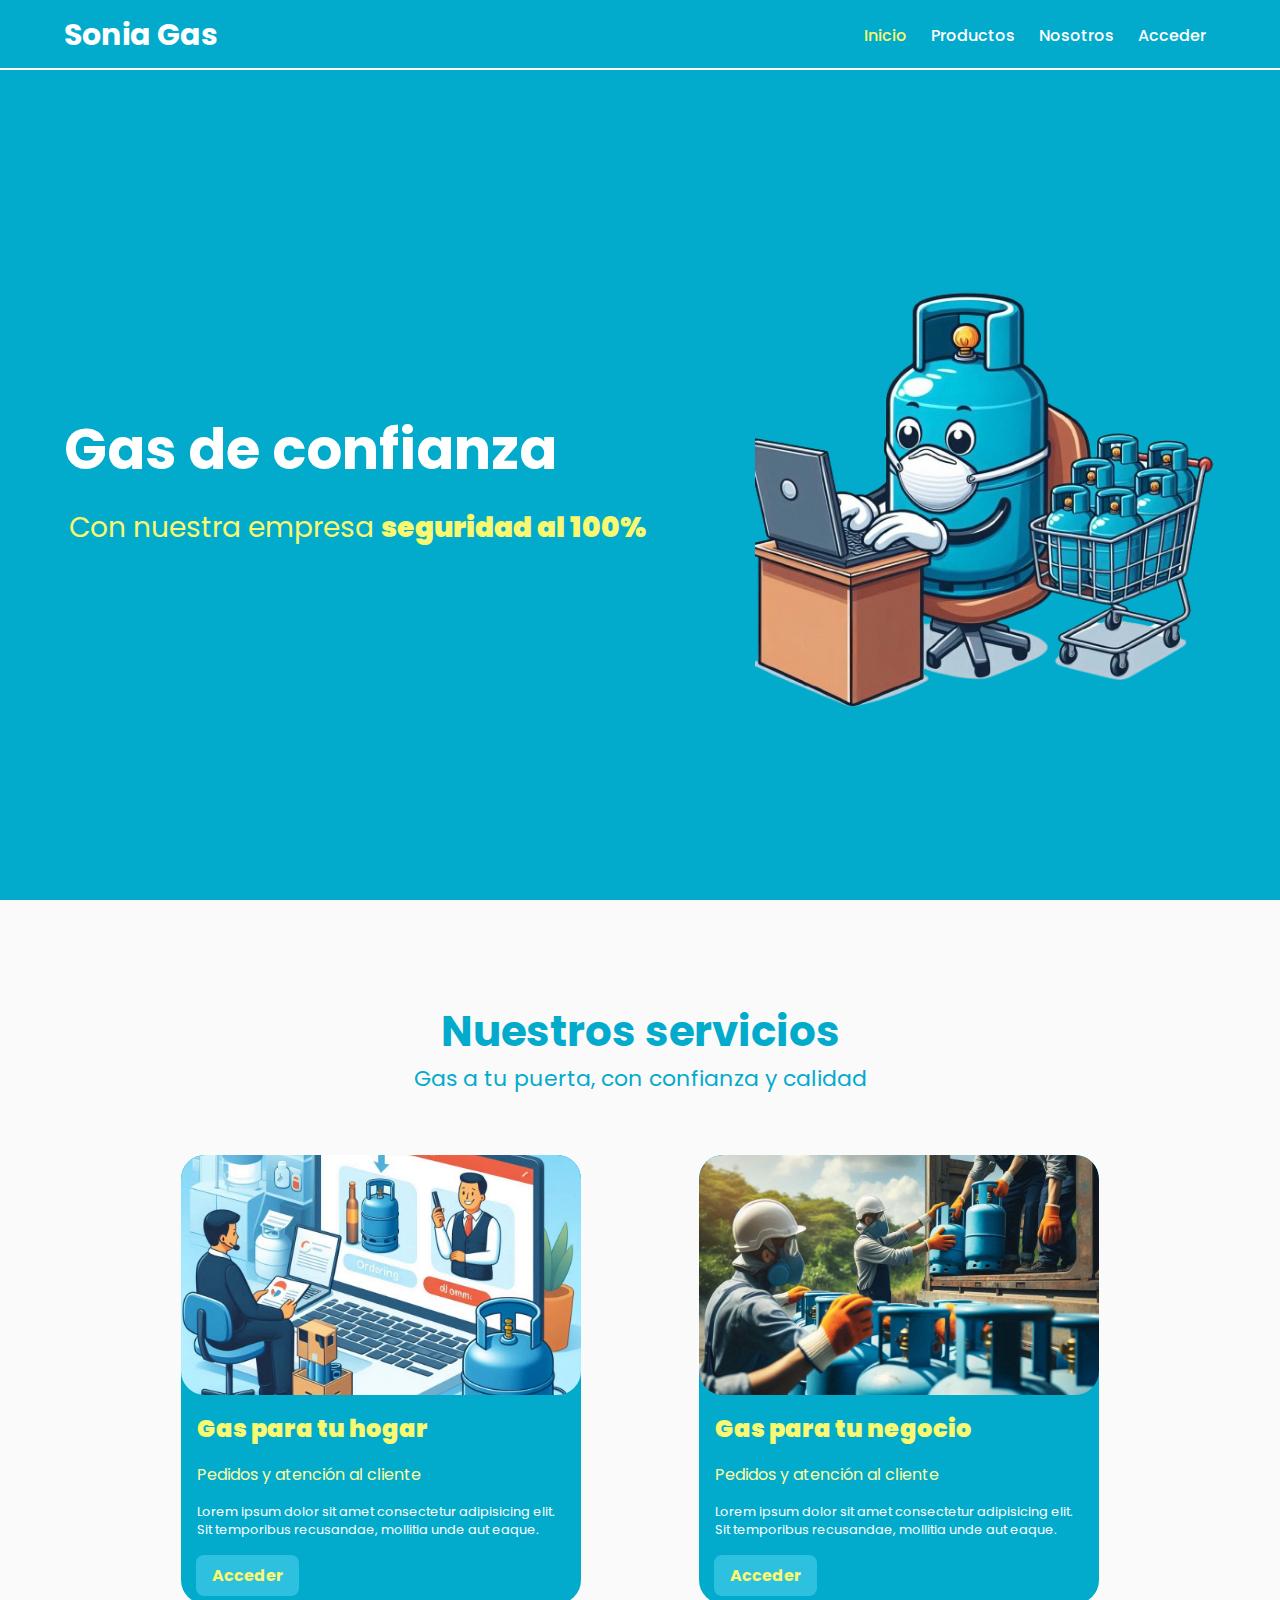
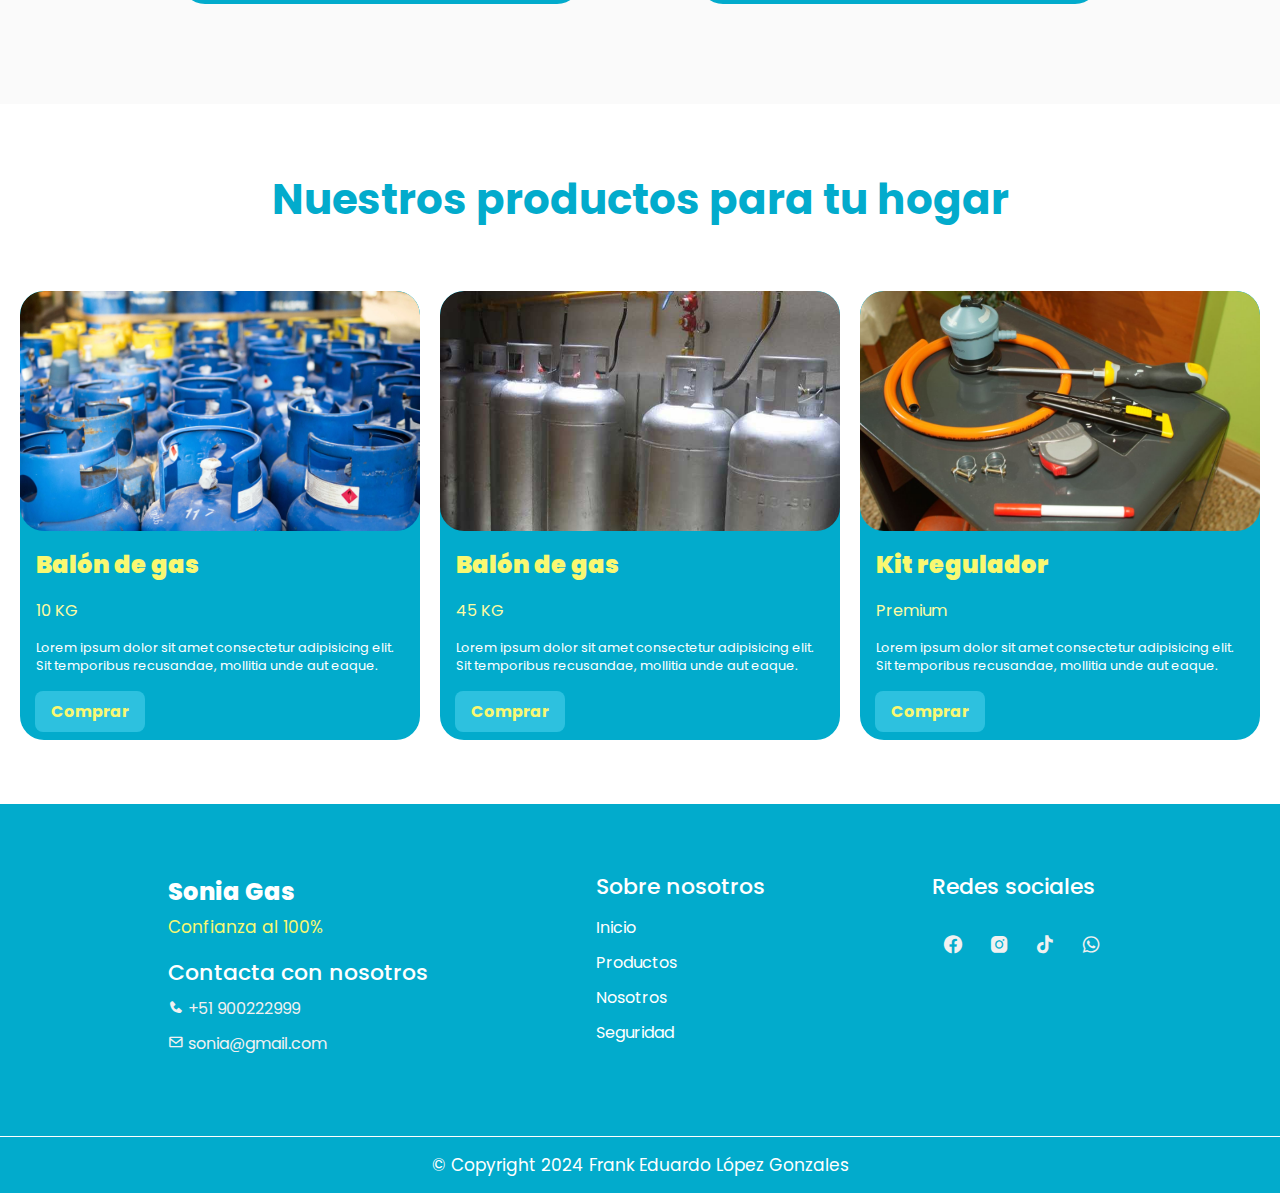
<file: index.html>
<!DOCTYPE html>
<html lang="en">
  <head>
    <meta charset="UTF-8" />
    <meta name="viewport" content="width=device-width, initial-scale=1.0" />
    <!-- Icono de la pestaña -->
    <link rel="shortcut icon" href="img/icono/icono.png" type="image/x-icon" />
    <!-- Estilos de la página -->
    <link rel="stylesheet" href="css/styles.css" />
    <!-- Boxicons -->
    <link
      href="https://unpkg.com/boxicons@2.1.4/css/boxicons.min.css"
      rel="stylesheet"
    />

    <title>Home - Sonia Gas</title>
  </head>
  <body>
    <header class="cabecera">
      <nav class="navegador">
        <div class="container nav_container">
          <div class="logo">
            <h2 class="logo_name">Sonia Gas</h2>
          </div>
          <div class="links">
            <a href="" class="link active">Inicio</a>
            <a href="" class="link">Productos</a>
            <a href="" class="link">Nosotros</a>
            <a href="" class="link">Acceder</a>
          </div>
        </div>
      </nav>
      <section class="container principal">
        <div class="principal_textos">
          <h1 class="title">Gas de confianza</h1>
          <p class="sub-texto">
            Con nuestra empresa
            <span class="sub-text-active">seguridad al 100%</span>
          </p>
        </div>
        <img
          src="img/principal/principal.png"
          alt="Imagen principal"
          class="mockup"
        />
      </section>
    </header>
    <main>
      <!-- Section 1 -->
      <section class="servicios">
        <div class="container">
          <h2 class="sub-title">Nuestros servicios</h2>
          <p class="sub-texto-servicios">
            Gas a tu puerta, con confianza y calidad
          </p>
          <article class="container-cards">
            <!-- Card 1 -->
            <div class="card">
              <div class="card-img-holder">
                <img
                  src="img/card/atención_cliente.jpg"
                  alt="Imagen del card"
                />
              </div>
              <h3 class="card-title">Gas para tu hogar</h3>
              <span class="descripcion">Pedidos y atención al cliente</span>
              <p class="texto">
                Lorem ipsum dolor sit amet consectetur adipisicing elit. Sit
                temporibus recusandae, mollitia unde aut eaque.
              </p>
              <div class="options">
                <button class="btn">Acceder</button>
              </div>
            </div>
            <!-- Card 2 -->
            <div class="card">
              <div class="card-img-holder">
                <img src="img/card/negocio.jpg" alt="Imagen del card" />
              </div>
              <h3 class="card-title">Gas para tu negocio</h3>
              <span class="descripcion">Pedidos y atención al cliente</span>
              <p class="texto">
                Lorem ipsum dolor sit amet consectetur adipisicing elit. Sit
                temporibus recusandae, mollitia unde aut eaque.
              </p>
              <div class="options">
                <button class="btn">Acceder</button>
              </div>
            </div>
          </article>
        </div>
      </section>
      <!-- Section 2 -->
      <section class="productos">
        <h2 class="sub-title-productos">Nuestros productos para tu hogar</h2>
        <article class="container-bg">
          <!-- Card 1 productos -->
          <div class="card">
            <div class="card-img-holder">
              <img
                src="img/productos/balon_gas_10kg.jpg"
                alt="Imagen del card"
              />
            </div>
            <h3 class="card-title">Balón de gas</h3>
            <span class="descripcion">10 KG</span>
            <p class="texto">
              Lorem ipsum dolor sit amet consectetur adipisicing elit. Sit
              temporibus recusandae, mollitia unde aut eaque.
            </p>
            <div class="options">
              <button class="btn">Comprar</button>
            </div>
          </div>
          <!-- Card 2 productos -->
          <div class="card">
            <div class="card-img-holder">
              <img
                src="img/productos/balon_gas_45kg.jpg"
                alt="Imagen del card"
              />
            </div>
            <h3 class="card-title">Balón de gas</h3>
            <span class="descripcion">45 KG</span>
            <p class="texto">
              Lorem ipsum dolor sit amet consectetur adipisicing elit. Sit
              temporibus recusandae, mollitia unde aut eaque.
            </p>
            <div class="options">
              <button class="btn">Comprar</button>
            </div>
          </div>
          <!-- Card 3 productos -->
          <div class="card">
            <div class="card-img-holder">
              <img
                src="img/productos/kit_regulador.jpg"
                alt="Imagen del card"
              />
            </div>
            <h3 class="card-title">Kit regulador</h3>
            <span class="descripcion">Premium</span>
            <p class="texto">
              Lorem ipsum dolor sit amet consectetur adipisicing elit. Sit
              temporibus recusandae, mollitia unde aut eaque.
            </p>
            <div class="options">
              <button class="btn">Comprar</button>
            </div>
          </div>
        </article>
      </section>
    </main>
    <!-- Footer -->
    <section id="footer">
      <div class="main-footer">
        <div class="logoinfo">
          <h2>Sonia Gas</h2>
          <p>Confianza al 100%</p>
          <div class="contact-details">
            <h1>Contacta con nosotros</h1>
            <li>
              <div class="fa fa_phone">
                <i class="bx bxs-phone"></i>
                <a href="#">+51 900222999</a>
              </div>
            </li>
            <li>
              <div class="fa fa-envelope">
                <i class="bx bx-envelope"></i>
                <a href="#">sonia@gmail.com</a>
              </div>
            </li>
          </div>
        </div>
        <div class="com">
          <h1>Sobre nosotros</h1>
          <ul>
            <li><a href="#">Inicio</a></li>
            <li><a href="#">Productos</a></li>
            <li><a href="#">Nosotros</a></li>
            <li><a href="#">Seguridad</a></li>
          </ul>
        </div>
        <div class="info">
          <h1>Redes sociales</h1>
          <div class="sociallogos">
            <div class="logobox">
              <a href=""><i class="bx bxl-facebook-circle"></i></a>
              <a href=""><i class="bx bxl-instagram-alt"></i></a>
              <a href=""><i class="bx bxl-tiktok"></i></a>
              <a href=""><i class="bx bxl-whatsapp"></i></a>
            </div>
          </div>
        </div>
      </div>
      <footer>© Copyright 2024 Frank Eduardo López Gonzales</footer>
    </section>
  </body>
</html>
</file>
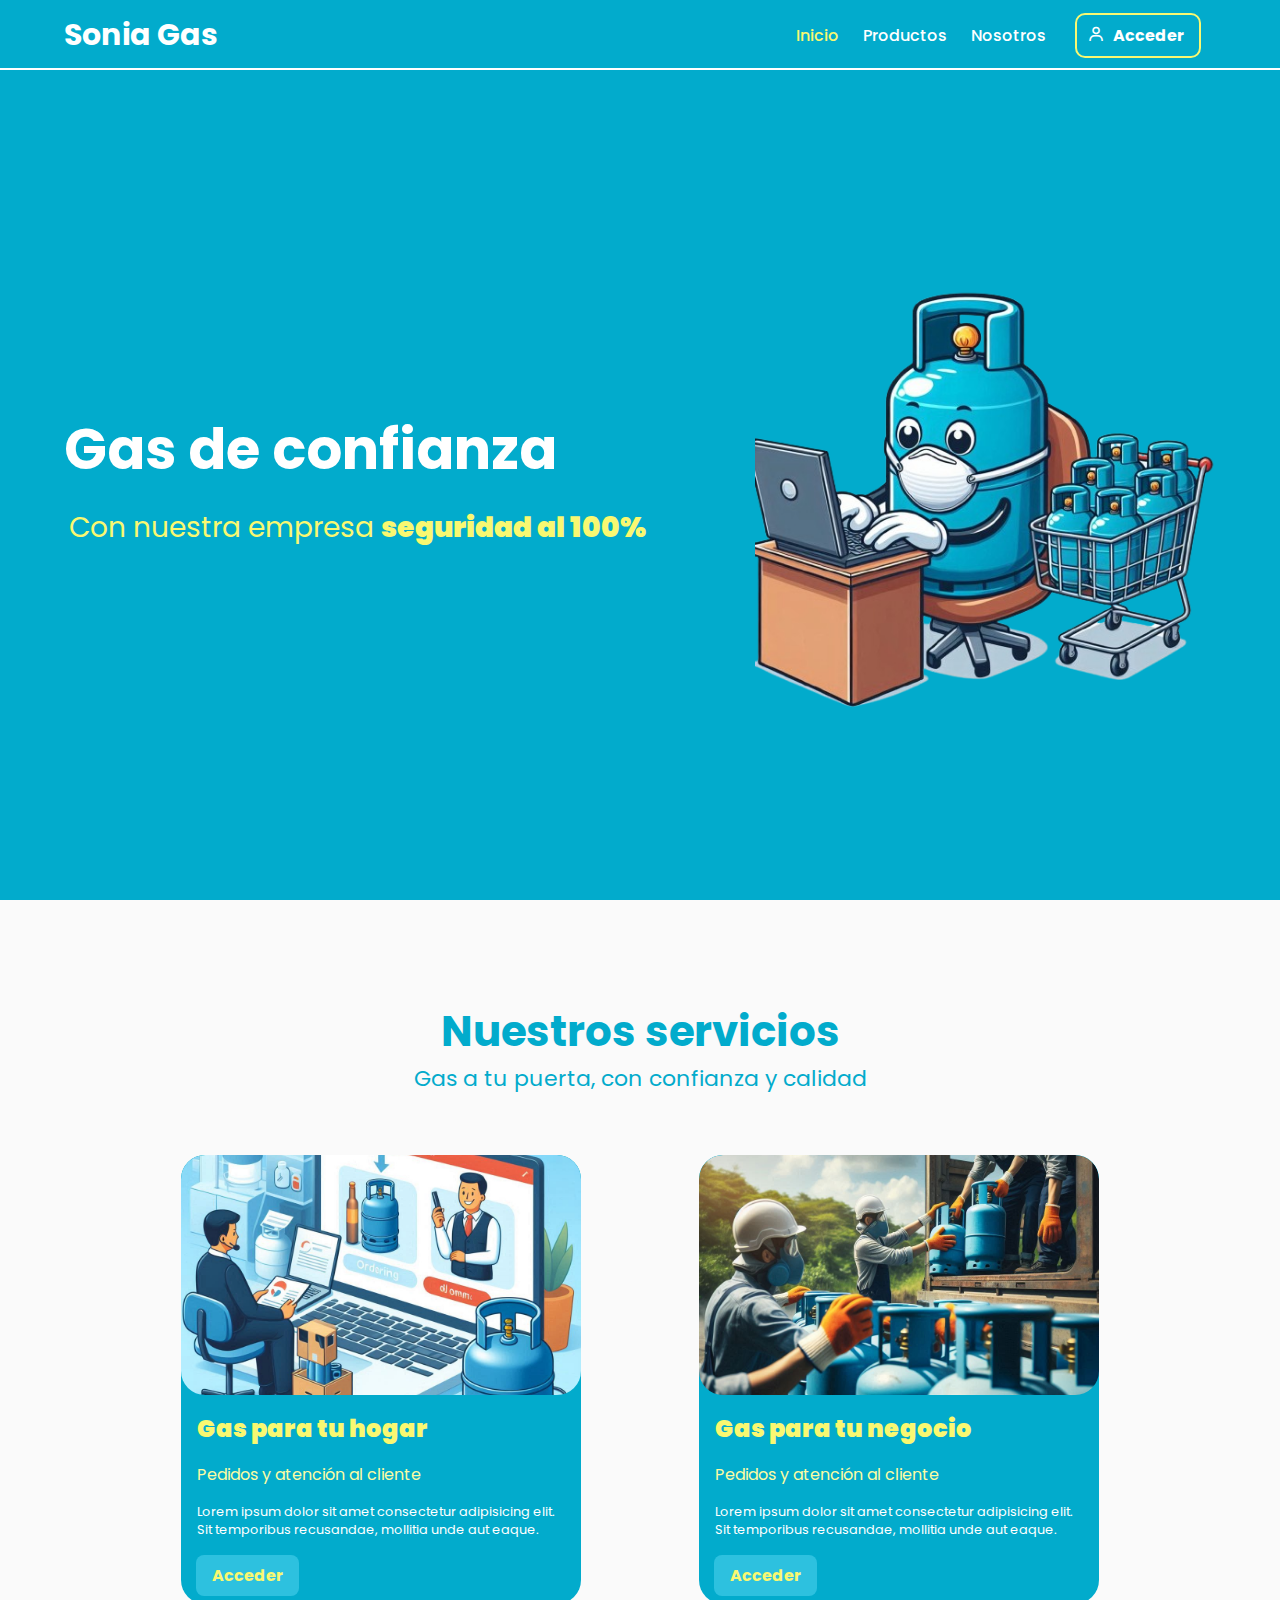
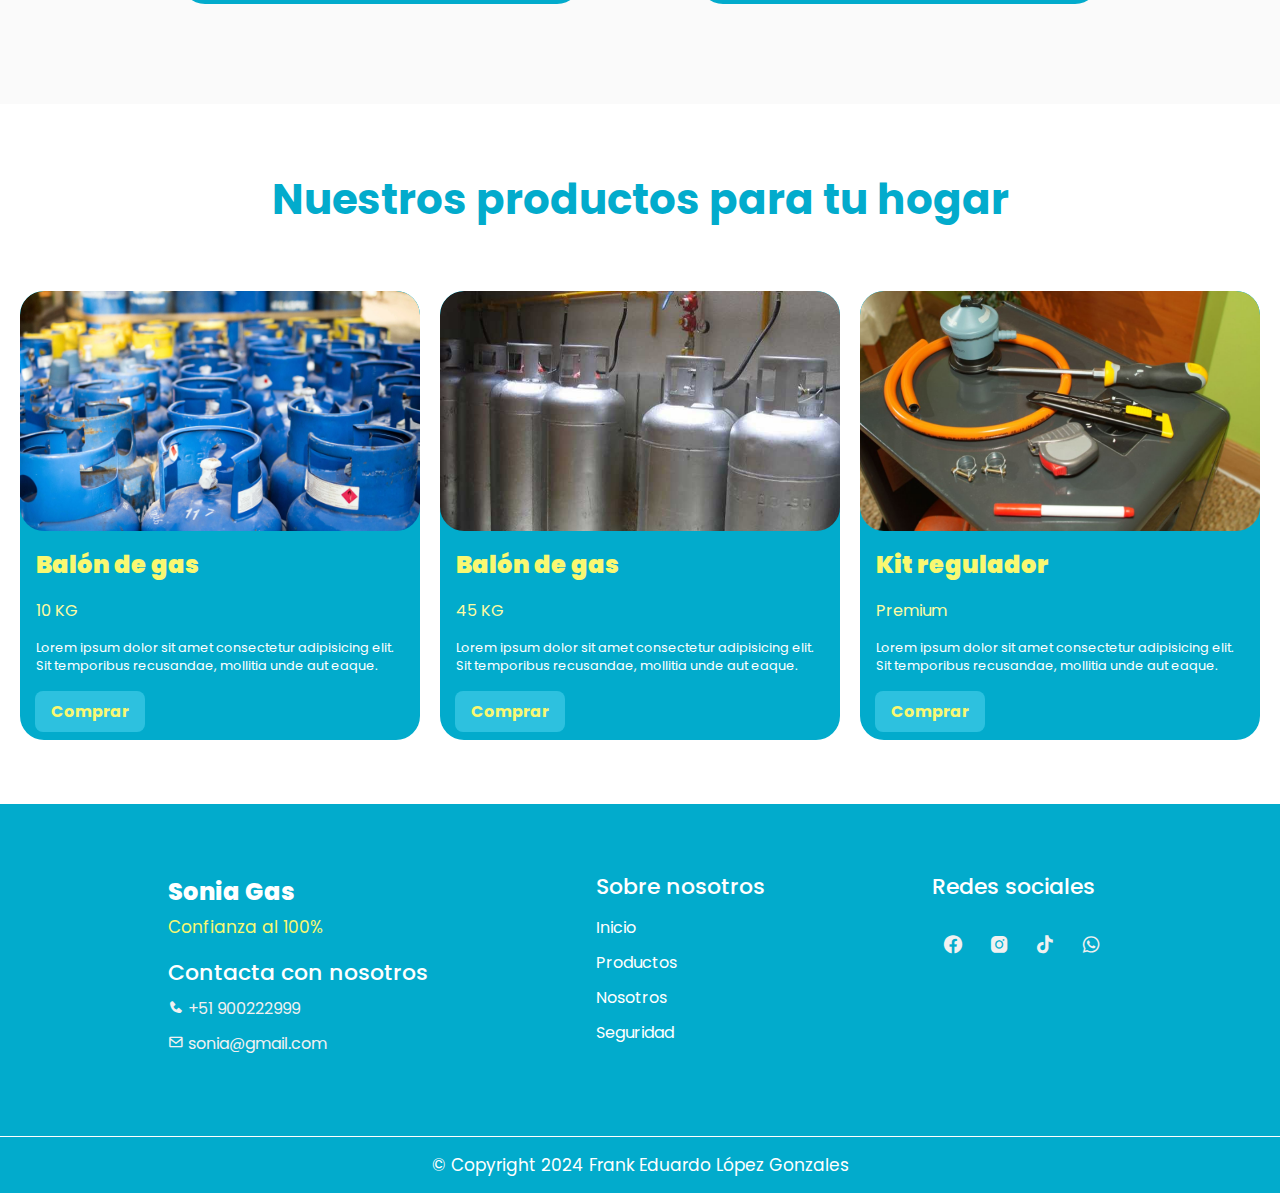
<file: pages/index.html>
<!DOCTYPE html>
<html lang="en">
  <head>
    <meta charset="UTF-8" />
    <meta name="viewport" content="width=device-width, initial-scale=1.0" />
    <!-- Icono de la pestaña -->
    <link
      rel="shortcut icon"
      href="../img/icono/icono.png"
      type="image/x-icon"
    />
    <!-- Estilos de la página -->
    <link rel="stylesheet" href="../css/styles.css" />
    <!-- Boxicons -->
    <link
      href="https://unpkg.com/boxicons@2.1.4/css/boxicons.min.css"
      rel="stylesheet"
    />
    <title>Sonia Gas | Home</title>
  </head>
  <body>
    <header class="cabecera">
      <nav class="navegador">
        <div class="container nav_container">
          <div class="logo">
            <a href="index.html">
              <h2 class="logo_name">Sonia Gas</h2>
            </a>
          </div>
          <div class="links">
            <a href="index.html" class="link active">Inicio</a>
            <a href="#" class="link">Productos</a>
            <a href="#" class="link">Nosotros</a>
            <a href="login.html" class="link login"
              ><i class="bx bx-user icon-login"></i> Acceder</a
            >
          </div>
        </div>
      </nav>
      <section class="container principal">
        <div class="principal_textos">
          <h1 class="title">Gas de confianza</h1>
          <p class="sub-texto">
            Con nuestra empresa
            <span class="sub-text-active">seguridad al 100%</span>
          </p>
        </div>
        <img
          src="../img/principal/principal.png"
          alt="Imagen principal"
          class="mockup"
        />
      </section>
    </header>
    <main>
      <!-- Section 1 -->
      <section class="servicios">
        <div class="container">
          <h2 class="sub-title">Nuestros servicios</h2>
          <p class="sub-texto-servicios">
            Gas a tu puerta, con confianza y calidad
          </p>
          <article class="container-cards">
            <!-- Card 1 -->
            <div class="card">
              <div class="card-img-holder">
                <img
                  src="../img/card/atención_cliente.jpg"
                  alt="Imagen del card"
                />
              </div>
              <h3 class="card-title">Gas para tu hogar</h3>
              <span class="descripcion">Pedidos y atención al cliente</span>
              <p class="texto">
                Lorem ipsum dolor sit amet consectetur adipisicing elit. Sit
                temporibus recusandae, mollitia unde aut eaque.
              </p>
              <div class="options">
                <button class="btn">Acceder</button>
              </div>
            </div>
            <!-- Card 2 -->
            <div class="card">
              <div class="card-img-holder">
                <img src="../img/card/negocio.jpg" alt="Imagen del card" />
              </div>
              <h3 class="card-title">Gas para tu negocio</h3>
              <span class="descripcion">Pedidos y atención al cliente</span>
              <p class="texto">
                Lorem ipsum dolor sit amet consectetur adipisicing elit. Sit
                temporibus recusandae, mollitia unde aut eaque.
              </p>
              <div class="options">
                <button class="btn">Acceder</button>
              </div>
            </div>
          </article>
        </div>
      </section>
      <!-- Section 2 -->
      <section class="productos">
        <h2 class="sub-title-productos">Nuestros productos para tu hogar</h2>
        <article class="container-bg">
          <!-- Card 1 productos -->
          <div class="card">
            <div class="card-img-holder">
              <img
                src="../img/productos/balon_gas_10kg.jpg"
                alt="Imagen del card"
              />
            </div>
            <h3 class="card-title">Balón de gas</h3>
            <span class="descripcion">10 KG</span>
            <p class="texto">
              Lorem ipsum dolor sit amet consectetur adipisicing elit. Sit
              temporibus recusandae, mollitia unde aut eaque.
            </p>
            <div class="options">
              <button class="btn">Comprar</button>
            </div>
          </div>
          <!-- Card 2 productos -->
          <div class="card">
            <div class="card-img-holder">
              <img
                src="../img/productos/balon_gas_45kg.jpg"
                alt="Imagen del card"
              />
            </div>
            <h3 class="card-title">Balón de gas</h3>
            <span class="descripcion">45 KG</span>
            <p class="texto">
              Lorem ipsum dolor sit amet consectetur adipisicing elit. Sit
              temporibus recusandae, mollitia unde aut eaque.
            </p>
            <div class="options">
              <button class="btn">Comprar</button>
            </div>
          </div>
          <!-- Card 3 productos -->
          <div class="card">
            <div class="card-img-holder">
              <img
                src="../img/productos/kit_regulador.jpg"
                alt="Imagen del card"
              />
            </div>
            <h3 class="card-title">Kit regulador</h3>
            <span class="descripcion">Premium</span>
            <p class="texto">
              Lorem ipsum dolor sit amet consectetur adipisicing elit. Sit
              temporibus recusandae, mollitia unde aut eaque.
            </p>
            <div class="options">
              <button class="btn">Comprar</button>
            </div>
          </div>
        </article>
      </section>
    </main>
    <!-- Footer -->
    <section id="footer">
      <div class="main-footer">
        <div class="logoinfo">
          <h2>Sonia Gas</h2>
          <p>Confianza al 100%</p>
          <div class="contact-details">
            <h1>Contacta con nosotros</h1>
            <li>
              <div class="fa fa_phone">
                <i class="bx bxs-phone"></i>
                <a href="#">+51 900222999</a>
              </div>
            </li>
            <li>
              <div class="fa fa-envelope">
                <i class="bx bx-envelope"></i>
                <a href="#">sonia@gmail.com</a>
              </div>
            </li>
          </div>
        </div>
        <div class="com">
          <h1>Sobre nosotros</h1>
          <ul>
            <li><a href="#">Inicio</a></li>
            <li><a href="#">Productos</a></li>
            <li><a href="#">Nosotros</a></li>
            <li><a href="#">Seguridad</a></li>
          </ul>
        </div>
        <div class="info">
          <h1>Redes sociales</h1>
          <div class="sociallogos">
            <div class="logobox">
              <a href=""><i class="bx bxl-facebook-circle"></i></a>
              <a href=""><i class="bx bxl-instagram-alt"></i></a>
              <a href=""><i class="bx bxl-tiktok"></i></a>
              <a href=""><i class="bx bxl-whatsapp"></i></a>
            </div>
          </div>
        </div>
      </div>
      <footer>© Copyright 2024 Frank Eduardo López Gonzales</footer>
    </section>
  </body>
</html>
</file>
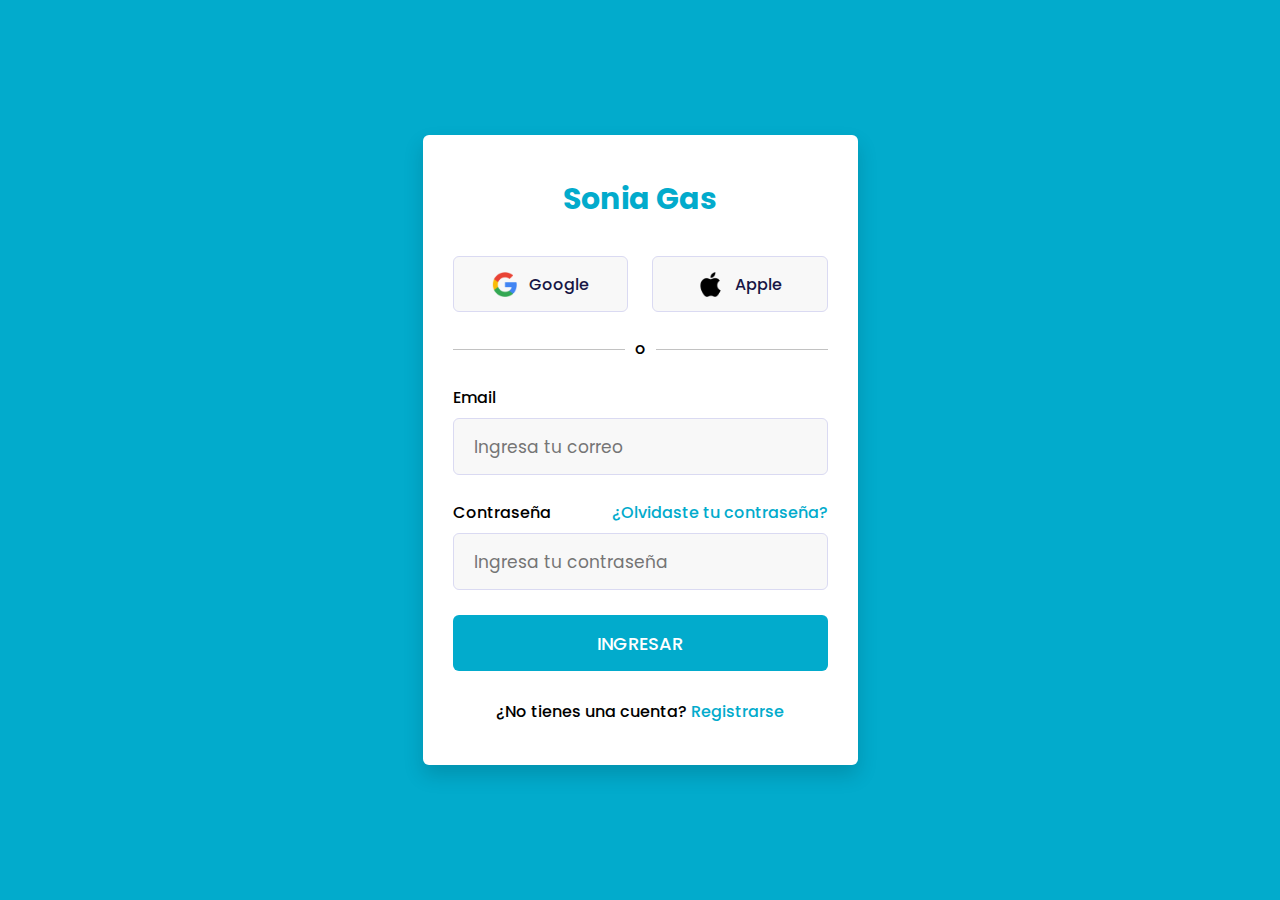
<file: pages/login.html>
<!DOCTYPE html>
<html lang="en">
  <head>
    <meta charset="UTF-8" />
    <meta name="viewport" content="width=device-width, initial-scale=1.0" />
    <!-- Estilos del login -->
    <link rel="stylesheet" href="../css/login.css" />
    <!-- Icono de la pestaña -->
    <link
      rel="shortcut icon"
      href="../img/icono/icono.png"
      type="image/x-icon"
    />
    <!-- Boxicons -->
    <link
      href="https://unpkg.com/boxicons@2.1.4/css/boxicons.min.css"
      rel="stylesheet"
    />
    <title>Sonia Gas | Acceder - Registrar</title>
  </head>
  <body>
    <div class="login_form">
      <form action="#">
        <a href="index.html">
          <h3>Sonia Gas</h3>
        </a>
        <div class="login_option">
          <div class="option">
            <!-- Google icon -->
            <a href="#">
              <img src="../img/icono/google_icon.png" alt="Google" />
              <span>Google</span>
            </a>
          </div>
          <!-- Apple icon -->
          <div class="option">
            <a href="#">
              <img src="../img/icono/apple_icon.png" alt="Apple" />
              <span>Apple</span>
            </a>
          </div>
        </div>
        <!-- Separador -->
        <p class="separator">
          <span>o</span>
        </p>
        <!-- Input email -->
        <div class="input_box">
          <label for="email">Email</label>
          <input
            type="email"
            id="email"
            placeholder="Ingresa tu correo"
            required
          />
        </div>
        <!-- Input password -->
        <div class="input_box">
          <div class="password_title">
            <label for="password">Contraseña</label>
            <a href="#">¿Olvidaste tu contraseña?</a>
          </div>
          <input
            type="password"
            id="password"
            placeholder="Ingresa tu contraseña"
            required
          />
        </div>
        <!-- Botón -->
        <button type="submit">Ingresar</button>
        <!-- Link de registrarse -->
        <p class="sign_up">
          ¿No tienes una cuenta? <a href="#">Registrarse</a>
        </p>
      </form>
    </div>
  </body>
</html>
</file>
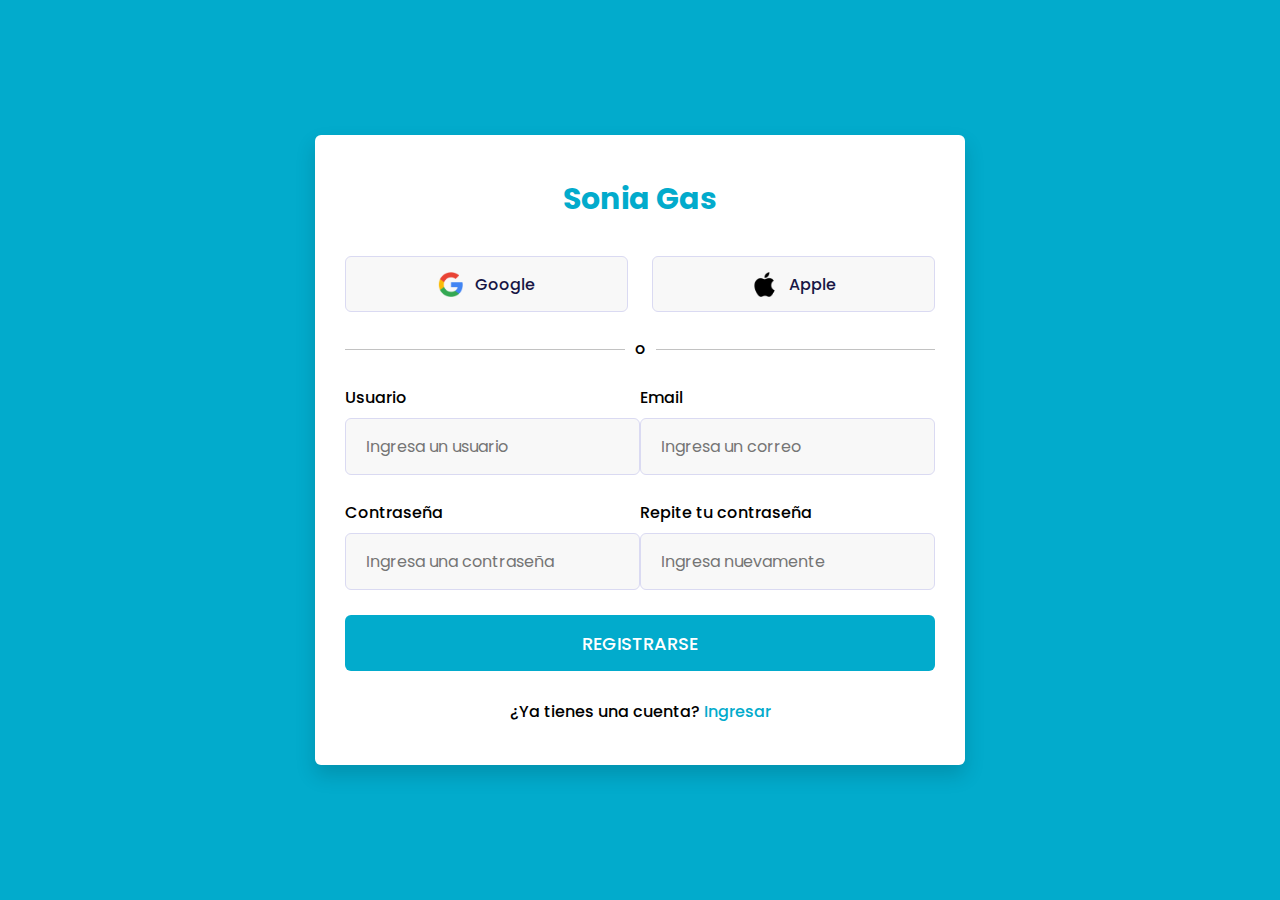
<file: pages/register.html>
<!DOCTYPE html>
<html lang="en">
  <head>
    <meta charset="UTF-8" />
    <meta name="viewport" content="width=device-width, initial-scale=1.0" />
    <!-- Estilos del login -->
    <link rel="stylesheet" href="../css/register.css" />
    <!-- Icono de la pestaña -->
    <link
      rel="shortcut icon"
      href="../img/icono/icono.png"
      type="image/x-icon"
    />
    <!-- Boxicons -->
    <link
      href="https://unpkg.com/boxicons@2.1.4/css/boxicons.min.css"
      rel="stylesheet"
    />
    <title>Sonia Gas | Acceder - Registrar</title>
  </head>
  <body>
    <div class="login_form">
      <form action="#">
        <a href="index.html">
          <h3>Sonia Gas</h3>
        </a>
        <div class="login_option">
          <div class="option">
            <!-- Google icon -->
            <a href="#">
              <img src="../img/icono/google_icon.png" alt="Google" />
              <span>Google</span>
            </a>
          </div>
          <!-- Apple icon -->
          <div class="option">
            <a href="#">
              <img src="../img/icono/apple_icon.png" alt="Apple" />
              <span>Apple</span>
            </a>
          </div>
        </div>
        <!-- Separador -->
        <p class="separator">
          <span>o</span>
        </p>
        <div class="form-row">
          <!-- Input usuario -->
          <div class="input_box">
            <label for="user">Usuario</label>
            <input
              type="text"
              id="user"
              placeholder="Ingresa un usuario"
              required
            />
          </div>
          <!-- Input email -->
          <div class="input_box">
            <label for="email">Email</label>
            <input
              type="email"
              id="email"
              placeholder="Ingresa un correo"
              required
            />
          </div>
        </div>
        <div class="form-row">
          <!-- Input password -->
          <div class="input_box">
            <div class="password_title">
              <label for="password">Contraseña</label>
            </div>
            <input
              type="password"
              id="password"
              placeholder="Ingresa una contraseña"
              required
            />
          </div>
          <!-- Input password 2 -->
          <div class="input_box">
            <div class="password_title">
              <label for="contraseña_new">Repite tu contraseña</label>
            </div>
            <input
              type="password"
              id="contraseña_new"
              placeholder="Ingresa nuevamente"
              required
            />
          </div>
        </div>
        <!-- Botón -->
        <button type="submit">Registrarse</button>
        <!-- Link de registrarse -->
        <p class="sign_up">
          ¿Ya tienes una cuenta? <a href="login.html">Ingresar</a>
        </p>
      </form>
    </div>
  </body>
</html>
</file>
<file: css/styles.css>
/* Google fonts */
@import url('https://fonts.googleapis.com/css2?family=Open+Sans:ital,wght@0,300..800;1,300..800&family=Poppins:wght@300;400;700&display=swap');

:root {
    --color1: #02abcc;
    --color2: #00c1ca;
    --color3: #1fd5ba;
    --color4: #70e5a0;
    --color5: #f9f871;
    --black: #000;
    --white: #fff;
    --gray1: #808080;
    --gray2: #4B4B4B;
}

* {
    margin: 0;
    padding: 0;
    box-sizing: border-box;
    font-family: "Poppins", sans-serif;
}

.container {
    width: 90%;
    max-width: 1200px;
    margin: 0 auto;
    overflow: hidden;
    padding: 100px 0;
    height: auto;
}

.cabecera {
    width: 100%;
    min-height: 100vh;
    background-color: var(--color1);
}

.navegador {
    color: var(--white);
    height: 70px;
    border-bottom: 2px solid white ;
}

.nav_container {
    display: flex;
    align-items: center;
    justify-content: space-between;
    height: inherit;
    padding: 0;
}

.logo a {
    text-decoration: none;
    color: var(--white);
}

.logo_name {
    font-size: 30px;
}

.link {
    display: inline-block;
    color: inherit;
    text-decoration: none;
    font-weight: 500;
    padding: 10px;
}

.active {
    color: var(--color5);
}

.login {
    /* Posiciona el elemento de forma relativa a su posición original, esto es útil para posicionar elementos hijos de forma absoluta */
    position: relative;
    /* Hace que el elemento se comporte como un bloque en línea, lo que significa que puede tener dimensiones de "width y height" */
    display: inline-block;
    margin: 15px;
    /* Añade un relleno interno de 8px arriba y abajo, 15 a lado derecho y izquierdo dentro del elemento */
    padding: 8px 15px;
    text-align: center;
    font-weight: 700;
    text-decoration: none;
    color: var(--white);
    background: transparent;
    cursor: pointer;
    /* Aplica una transición suave para todas las propiedades que cambian, con una duración de 0.5 segundosy un efecto de aceleración y desaceleración */
    transition: ease-in-out 0.5s;
    border: 2px solid #f9f871;
    border-radius: 10px;
    /* Inset indica que la sombra se debe aplicar dentro del borde del elemento, 0 desplazamiento horizontal, 0 desplazamiento vertical, 0 difuminado, 0 expansión indica que la sombra no se expande */
    box-shadow: inset 0 0 0 0 #f9f871;
}

.login:hover {
    color: black;
    /* 0 No hay desplazamiento horizontal, -100px la sombra se desplaza verticalmente hacia arriba 100px, esto significa que la sombra comenzará desde la parte superior y se extenderá hacia abajo cubriendo la parte del botón, 0 la sombra no tiene difuminado, 0 la sombra no se expande más alla de su tamaño original*/
    box-shadow: inset 0 -100px 0 0 #f9f871;
}

/*Se aplica cuando el usuario esta haciendo click sobre el elemento  */
.login:active {
    /* Esta propiedad se utiliza para aplicar transformaciones 2d o 3d a un elemento como moverlo, rotarlo, etc; sclar(0.9) cambia del tamaño del elemento , el valor 0.9 significa que el elemento se reduce al 90% de su tamaño original en ambas direcciones (horizontal - vertical) , esto da el efecto que de el botón se "encoge" cuando se hace click en él */
    transform: scale(0.9);
}

.icon-login {
    position: relative;
    top: 1px;
    right: 5px;
    font-size: 18px;
}


.principal {
    height: calc(100vh - 70px);
    display: flex;
    justify-content: space-between;
    align-items: center;
    padding: 0;
}

.mockup {
    object-fit: cover;
    width: 40%;
    max-height: 90vh;
}

.title {
    font-size: 56px;
    color: var(--white);
    font-weight: 700;
}

.sub-texto {
    font-size: 28px;
    color: var(--color5);
    margin: 15px 5px;
}

.sub-text-active {
    font-weight: 1000;
}

/* Section 1 */
.servicios {
    background: #fafafa;
}

.sub-title {
    font-size: 42px;
    color: var(--color1);
    text-align: center;
}

.sub-texto-servicios {
    color: var(--color1);
    font-size: 22px;
    line-height: 32px;
    text-align: center;
    margin-bottom: 60px;
}

.container-cards {
    display: flex;
    justify-content: space-evenly;
    align-items: center;
    flex-wrap: wrap;

}

.card {
    width: 25rem;
    height: auto;
    background: var(--color1);
    border-radius: 1.5rem;
    overflow: hidden;
    position: relative;
}

.card-img-holder {
    width: 100%;
    height: 240px;
    overflow: hidden;
    position: relative;
}

.card-img-holder img {
    width: 100%;
    height: 100%;
    max-height: 100%;
    object-fit: cover;
    border-radius: 1.5rem;
}

.card-title {
    color: var(--color5);
    padding: 1rem 1rem;
    font-size: 1.5rem;
    font-weight: 1000;
    
}

.descripcion {
    padding: 1rem 1rem;
    color:#fcfca3;
    font-size: 1rem;
}

.texto {
    padding: 1rem 1rem;
    font-size: .8rem;
    color: var(--white);
}

.options {
    display: flex;
    align-items: center;
    justify-content: space-between;
    font-size: 1rem;
}


.btn {
    margin-left: 15px;
    margin-bottom: 8px;
    font-size: 1rem;
    padding: 0.5rem 1rem;
    border-radius: .5rem;
    font-weight: 700;
    background: #2dc1df;
    color: var(--color5);
    cursor: pointer;
    border: none;
}

/* Section 2 */
.productos {
    margin-top: 5%;
    margin-bottom: 5%;
}

.sub-title-productos {
    font-size: 42px;
    color: var(--color1);
    text-align: center;
    margin-bottom: 60px;
}

.container-bg {
    display: flex;
    justify-content: space-evenly;
}

/* Footer */

.main-footer {
    padding: 70px 0;
    display: flex;
    justify-content: space-evenly; /*Ordena de forma paralela los espaciados dentro del main footer*/
    background-color: var(--color1);
}

.main-footer ul {
    list-style: none;
}

.main-footer h1 {
    font-size: 22px;
    line-height: 117%;
    color: var(--white);
    margin-bottom: 10px;
    font-weight: 500;
}

.main-footer h2 {
    color: var(--white);
    font-weight: 800;
}

.main-footer ul li a {
    color: var(--white);
    text-decoration: none;
}

footer {
    background-color: var(--color1);
    border-top: 1.5px solid white;
    font-size: 17px;
    padding: 15px 5px;
    color: var(--white);
    text-align: center;
}

footer a {
    text-decoration: none;
    color: var(--white);
}

.logoinfo p {
    color: var(--color5);
    font-size: 17px;
    margin-top: 5px;
}

.contact-details {
    margin-top: 20px;
}

.contact-details li {
    list-style: none;
    margin: 10px 0;
}

.contact-details li a {
    text-decoration: none;
    color: #f1f1f1;;
}

.contact-details .fa {
    color: #f1f1f1;
    margin-right: 10px;
}

.sociallogos {
    padding: 20px 0;
}

.sociallogos .logobox a {
    padding: 0 10px;
    text-decoration: none;
    color: #f1f1f1;
    font-size: 22px;
}

.com ul li {
    padding: 5px 0;
    color: #f1f1f1;
}

/* Responsive */
@media screen and (max-width: 900px) {
    .mockup {
        width: 350px;
        height: auto;
    }
    
    .title {
        font-size: 50px;
    }

    .sub-texto {
        font-size: 22px;
    }

    .container-cards {
        justify-content: space-evenly;
    }

    .servicios .card {
        width: 45%;
    }

    .container-bg {
        justify-content: space-evenly;
    }

    .productos .card {
        width: 30%;
    }

    .card {
        width: 42%;
    }

    .main-footer {
        padding: 25px;
    }
}

@media screen and (max-width: 700px) {
    main .container {
        padding: 60px;
    }

    .nav_container {
        flex-wrap: wrap;
        flex-direction: column;
        justify-content: space-evenly;
    }

    .navegador {
        height: auto;
    }

    .logo {
        padding: 10px 0;
        text-align: center;
    }

    .links {
        padding-bottom: 10px;
        text-align: center;
    }

    .link {
        padding: 7px 10px;
    }

    .principal {
        flex-direction: column-reverse;
        justify-content: flex-end;
        height: auto;
        padding: 80px 0;
    }

    .principal_textos {
        width: 100%;
        text-align: center;
    }

    .mockup {
        width: 50%;
        margin-bottom: 20px;
    }

    .title {
        font-size: 40px;
    }

    .sub-texto {
        font-size: 20px;
        text-align: center;
    }

    .sub-title {
        font-size: 35px;
        text-align: center;
    }

    .sub-texto-servicios {
        font-size: 20px;
        text-align: center;
    }

    .card {
        margin-bottom: 40px;
        width: 65%;
    }

    .card-title {
        font-size: 20px;
    }

    .descripcion {
        font-size: 15px;
    }

    .texto {
        font-size: 10px;
    }

    .btn {
        font-size: 12px;
    }

    .servicios .card {
        width: 80%;
    }

    .productos .card {
        width: 30%;
    }

    .container-bg {
        justify-content: space-evenly;
    }

    .main-footer {
        padding: 20px;
    }

    .main-footer h2 {
        font-size: 20px;
    }

    .main-footer p {
        font-size: 15px;
    }

    .main-footer h1 {
        font-size: 15px;
    }

    .main-footer li a {
        font-size: 12px;
    }

    .main-footer i {
        font-size: 16px;
    }

    footer {
        font-size: 12px;
    }
}

@media screen and (max-width: 500px) {
    .mockup {
        width: 80%;
        margin-bottom: 15px;
    }

    .servicios .card {
        width: 100%;
    }

    .productos .card {
        width: 30%;
    }

    .card-title {
        font-size: 15px;
    }

    .descripcion {
        font-size: 12.5px;
    }

    .texto {
        font-size: 9px;
    }

    .btn {
        font-size: 10px;
    }

    .sub-title {
        font-size: 30px;
    }

    .sub-texto-servicios {
        font-size: 20px;
    }

    .sub-title-productos {
        font-size: 25px;
    }

    .main-footer {
        padding: 25px;
    }

    .main-footer h2 {
        font-size: 15px;
    }

    .main-footer p {
        font-size: 10px;
    }

    .main-footer h1 {
        font-size: 10px;
    }

    .main-footer li a {
        font-size: 8px;
    }

    .main-footer i {
        font-size: 12px;
    }

    footer {
        font-size: 10px;
    }

    
}
</file>
<file: css/login.css>
/* Google fonts */
@import url('https://fonts.googleapis.com/css2?family=Open+Sans:ital,wght@0,300..800;1,300..800&family=Poppins:wght@300;400;700&display=swap');

:root {
    --color1: #02abcc;
    --color2: #00c1ca;
    --color3: #1fd5ba;
    --color4: #70e5a0;
    --color5: #f9f871;
    --black: #000;
    --white: #fff;
    --gray1: #808080;
    --gray2: #4B4B4B;
}

* {
    margin: 0;
    padding: 0;
    /* Define cómo se calculan las dimensiones de un elemento es decir si el "width" o "height" incluyen el "padding" y "border" o si solo se aplican al contenido */
    box-sizing: border-box;
    font-family: "Poppins", sans-serif;
}

body {
    width: 100%;
    min-height: 100vh;
    padding: 0 10px;
    display: flex;
    background-color: var(--color1);
    justify-content: center;
    align-items: center;
}

.login_form {
    /* Establece el ancho del elemento */
    width: 100%;
    /* Esta propiedad establece el ancho máximo que el elemento puede alcanzar, si el contenedor padre es más ancho que este valor , el elemento no se expandirá más allá de los 435px */
    max-width: 435px;
    background: #fff;
    border-radius: 6px;
    padding: 41px 30px;
    box-shadow: 0 10px 20px rgba(0, 0, 0, 0.15);
}

.login_form h3 {
    font-size: 30px;
    text-align: center;
}

.login_form .login_option {
    display: flex;
    width: 100%;
    justify-content: space-between;
    align-items: center;
}

.login_form .login_option .option {
    width: calc(100% / 2 - 12px);
}

.login_form .login_option .option a {
    height: 56px;
    display: flex;
    justify-content: center;
    align-items: center;
    border-radius: 6px;
    gap: 12px;
    background: #F8F8F8;
    border: 1px solid #DADAF2;
    margin: 34px 0 24px 0;
    text-decoration: none;
    color: #171645;
    font-weight: 500;
    transition: 0.2s ease;
}

.login_form .login_option .option a:hover {
    background: #ededf5;
    border-color: var(--color1);
}

.login_form .login_option .option a img {
    max-width: 25px;
}

.login_form p {
    text-align: center;
    font-weight: 500;
}

.login_form .separator {
    position: relative;
    margin-bottom: 24px;
}

.login_form .separator span {
    background-color: #fff;
    z-index: 1;
    padding: 0 10px;
    position: relative;
}

.login_form .separator::after {
    content: '';
    position: absolute;
    width: 100%;
    top: 50%;
    left: 0;
    height: 1px;
    background: #C2C2C2;
    /* Hace que un elemento se comporte como un bloque, ocupando todo el ancho disponible dentro de su contenedor padre y forzando un salto de línea antes y después del mismo */
    display: block;
}

form .input_box label {
    display: block;
    font-weight: 500;
    margin-bottom: 8px;
}

form .input_box input {
    width: 100%;
    height: 57px;
    border: 1px solid #DADAF2;
    border-radius: 6px;
    outline: none;
    background: #F8F8F8;
    font-size: 17px;
    padding: 0 20px;
    margin-bottom: 25px;
    transition: 0.2s ease;
}

form .input_box input:focus {
    border-color: var(--color1)
}

form .input_box .password_title {
    /* Convierte el contenedor en flexible  */
    display: flex;
    /* Define como se distribuye el espacio o largo del eje principal del contenedor flex, space-between coloca los elementos hijos lo mas separados posibles distribuyendo los elementos de manera uniforme */
    justify-content: space-between;
    text-align: center;
}

form .input_box {
    position: relative;
}

a {
    text-decoration: none;
    color: var(--color1);
    font-weight: 500;
}

a:hover {
    text-decoration: underline;
}

form button {
    width: 100%;
    height: 56px;
    border-radius: 6px;
    border: none;
    outline: none;
    background: var(--color1);
    color: #fff;
    font-size: 18px;
    font-weight: 500;
    text-transform: uppercase;
    cursor: pointer;
    margin-bottom: 28px;
    transition: 0.3s ease;
}

form button:hover {
    background: #00979e;
}
</file>
<file: css/register.css>
/* Google fonts */
@import url('https://fonts.googleapis.com/css2?family=Open+Sans:ital,wght@0,300..800;1,300..800&family=Poppins:wght@300;400;700&display=swap');

:root {
    --color1: #02abcc;
    --color2: #00c1ca;
    --color3: #1fd5ba;
    --color4: #70e5a0;
    --color5: #f9f871;
    --black: #000;
    --white: #fff;
    --gray1: #808080;
    --gray2: #4B4B4B;
}

* {
    margin: 0;
    padding: 0;
    /* Define cómo se calculan las dimensiones de un elemento es decir si el "width" o "height" incluyen el "padding" y "border" o si solo se aplican al contenido */
    box-sizing: border-box;
    font-family: "Poppins", sans-serif;
}

body {
    width: 100%;
    min-height: 100vh;
    padding: 0 10px;
    display: flex;
    background-color: var(--color1);
    justify-content: center;
    align-items: center;
}

.login_form {
    /* Establece el ancho del elemento */
    width: 100%;
    /* Esta propiedad establece el ancho máximo que el elemento puede alcanzar, si el contenedor padre es más ancho que este valor , el elemento no se expandirá más allá de los 435px */
    max-width: 650px;
    background: #fff;
    border-radius: 6px;
    padding: 41px 30px;
    box-shadow: 0 10px 20px rgba(0, 0, 0, 0.15);
}

.login_form h3 {
    text-align: center;
    font-size: 30px;

}

.login_form .login_option {
    display: flex;
    width: 100%;
    justify-content: space-between;
    align-items: center;
}

.login_form .login_option .option {
    width: calc(100% / 2 - 12px);
}

.login_form .login_option .option a {
    height: 56px;
    display: flex;
    justify-content: center;
    align-items: center;
    border-radius: 6px;
    gap: 12px;
    background: #F8F8F8;
    border: 1px solid #DADAF2;
    margin: 34px 0 24px 0;
    text-decoration: none;
    color: #171645;
    font-weight: 500;
    transition: 0.2s ease;
}

.login_form .login_option .option a:hover {
    background: #ededf5;
    border-color: var(--color1);
}

.login_form .login_option .option a img {
    max-width: 25px;
}

.login_form p {
    text-align: center;
    font-weight: 500;
}

.login_form .separator {
    position: relative;
    margin-bottom: 24px;
}

.login_form .separator span {
    background-color: #fff;
    z-index: 1;
    padding: 0 10px;
    position: relative;
}

.login_form .separator::after {
    content: '';
    position: absolute;
    width: 100%;
    top: 50%;
    left: 0;
    height: 1px;
    background: #C2C2C2;
    /* Hace que un elemento se comporte como un bloque, ocupando todo el ancho disponible dentro de su contenedor padre y forzando un salto de línea antes y después del mismo */
    display: block;
}

.form-row {
    display: flex;
    justify-content: space-between;
    align-items: center;
}

form .input_box label {
    display: block;
    font-weight: 500;
    margin-bottom: 8px;
    font-size: 16px;
}

form .input_box input {
    width: 100%;
    height: 57px;
    flex: 1;
    margin-right: 2.5rem;
    border: 1px solid #DADAF2;
    border-radius: 6px;
    outline: none;
    background: #F8F8F8;
    font-size: 16px;
    padding: 0 20px;
    margin-bottom: 25px;
    transition: 0.2s ease;
}

form .input_box input:focus {
    border-color: var(--color1)
}

form .input_box .password_title {
    /* Convierte el contenedor en flexible  */
    display: flex;
    /* Define como se distribuye el espacio o largo del eje principal del contenedor flex, space-between coloca los elementos hijos lo mas separados posibles distribuyendo los elementos de manera uniforme */
    justify-content: space-between;
    text-align: center;
}

form .input_box {
    position: relative;
}

input::placeholder {
    font-size: 16px;
}

a {
    text-decoration: none;
    color: var(--color1);
    font-weight: 500;
}

a:hover {
    text-decoration: underline;
}

form button {
    width: 100%;
    height: 56px;
    border-radius: 6px;
    border: none;
    outline: none;
    background: var(--color1);
    color: #fff;
    font-size: 18px;
    font-weight: 500;
    text-transform: uppercase;
    cursor: pointer;
    margin-bottom: 28px;
    transition: 0.3s ease;
}

form button:hover {
    background: #00979e;
}


/* Responsive */
@media screen and (max-width: 768px) {
    .form-row {
        flex-direction: column;
    }

    .input_box {
        margin-right: 0;
    }
}
</file>
